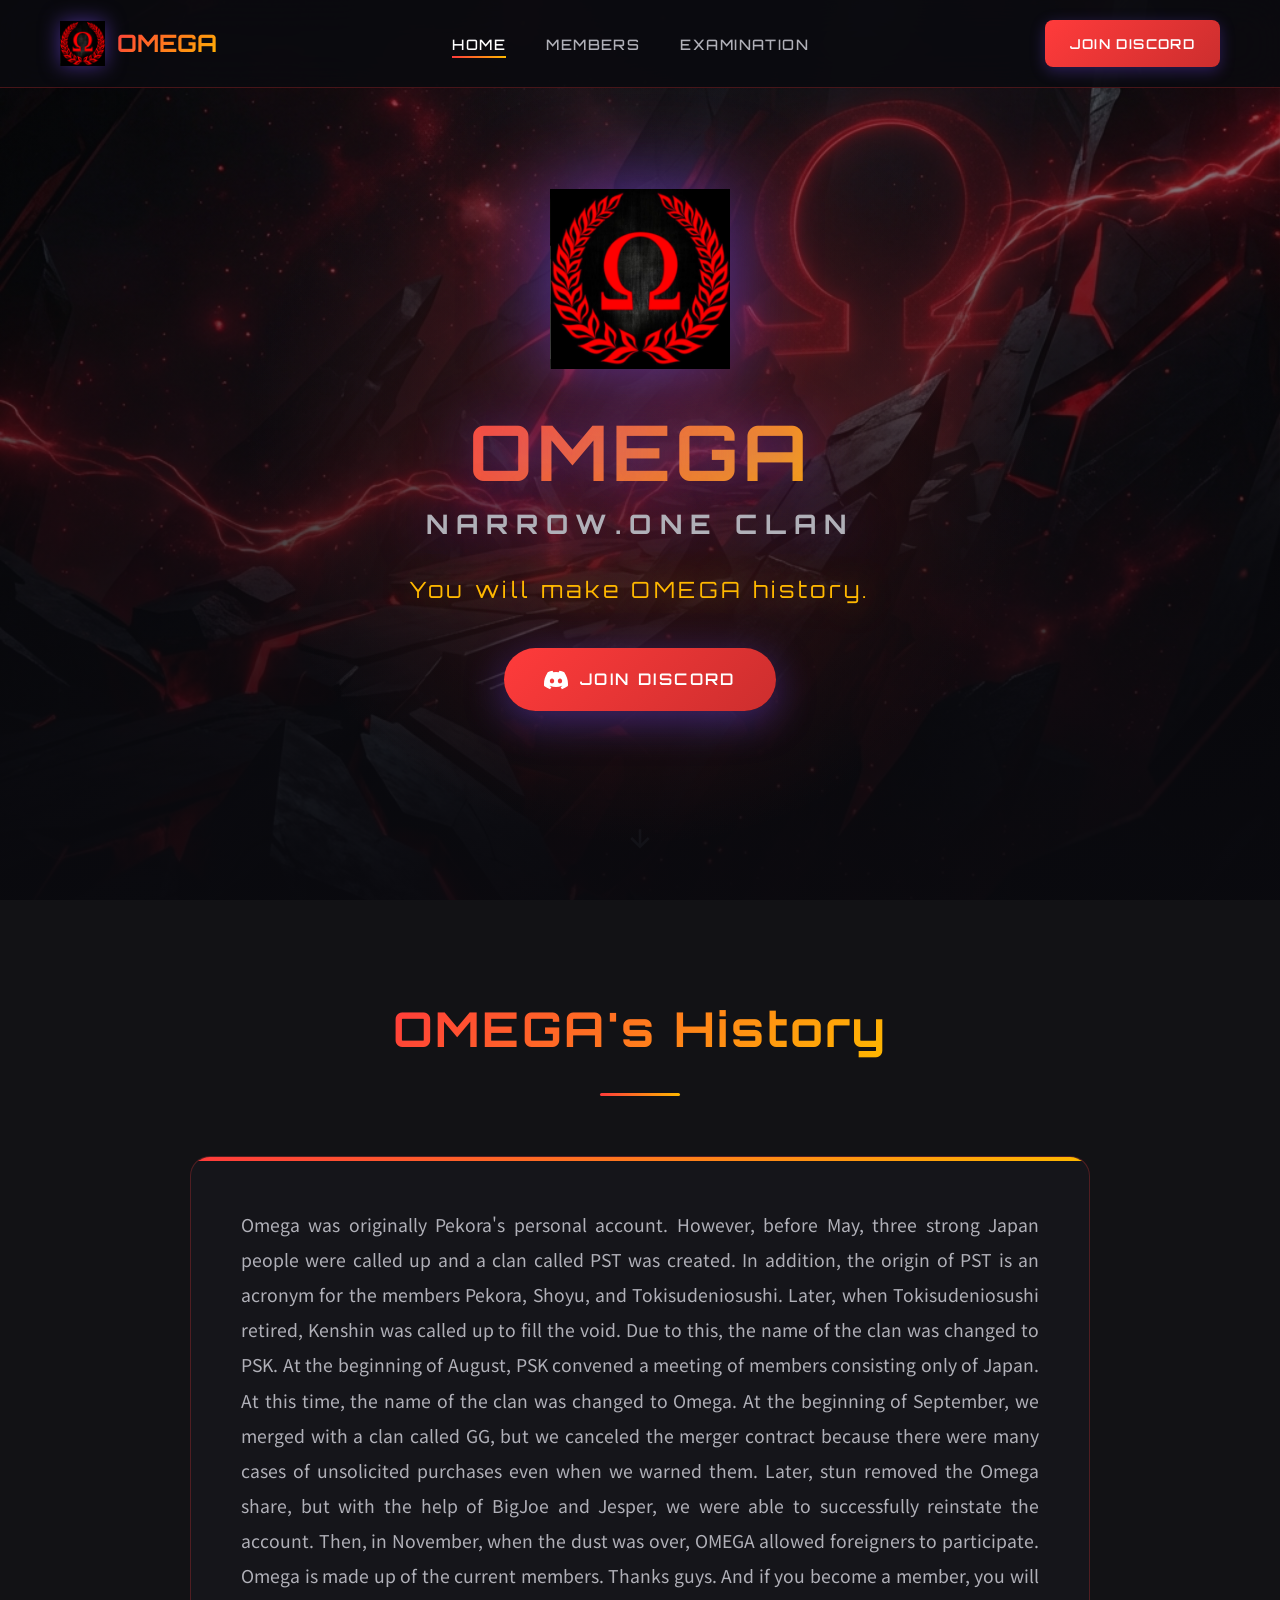
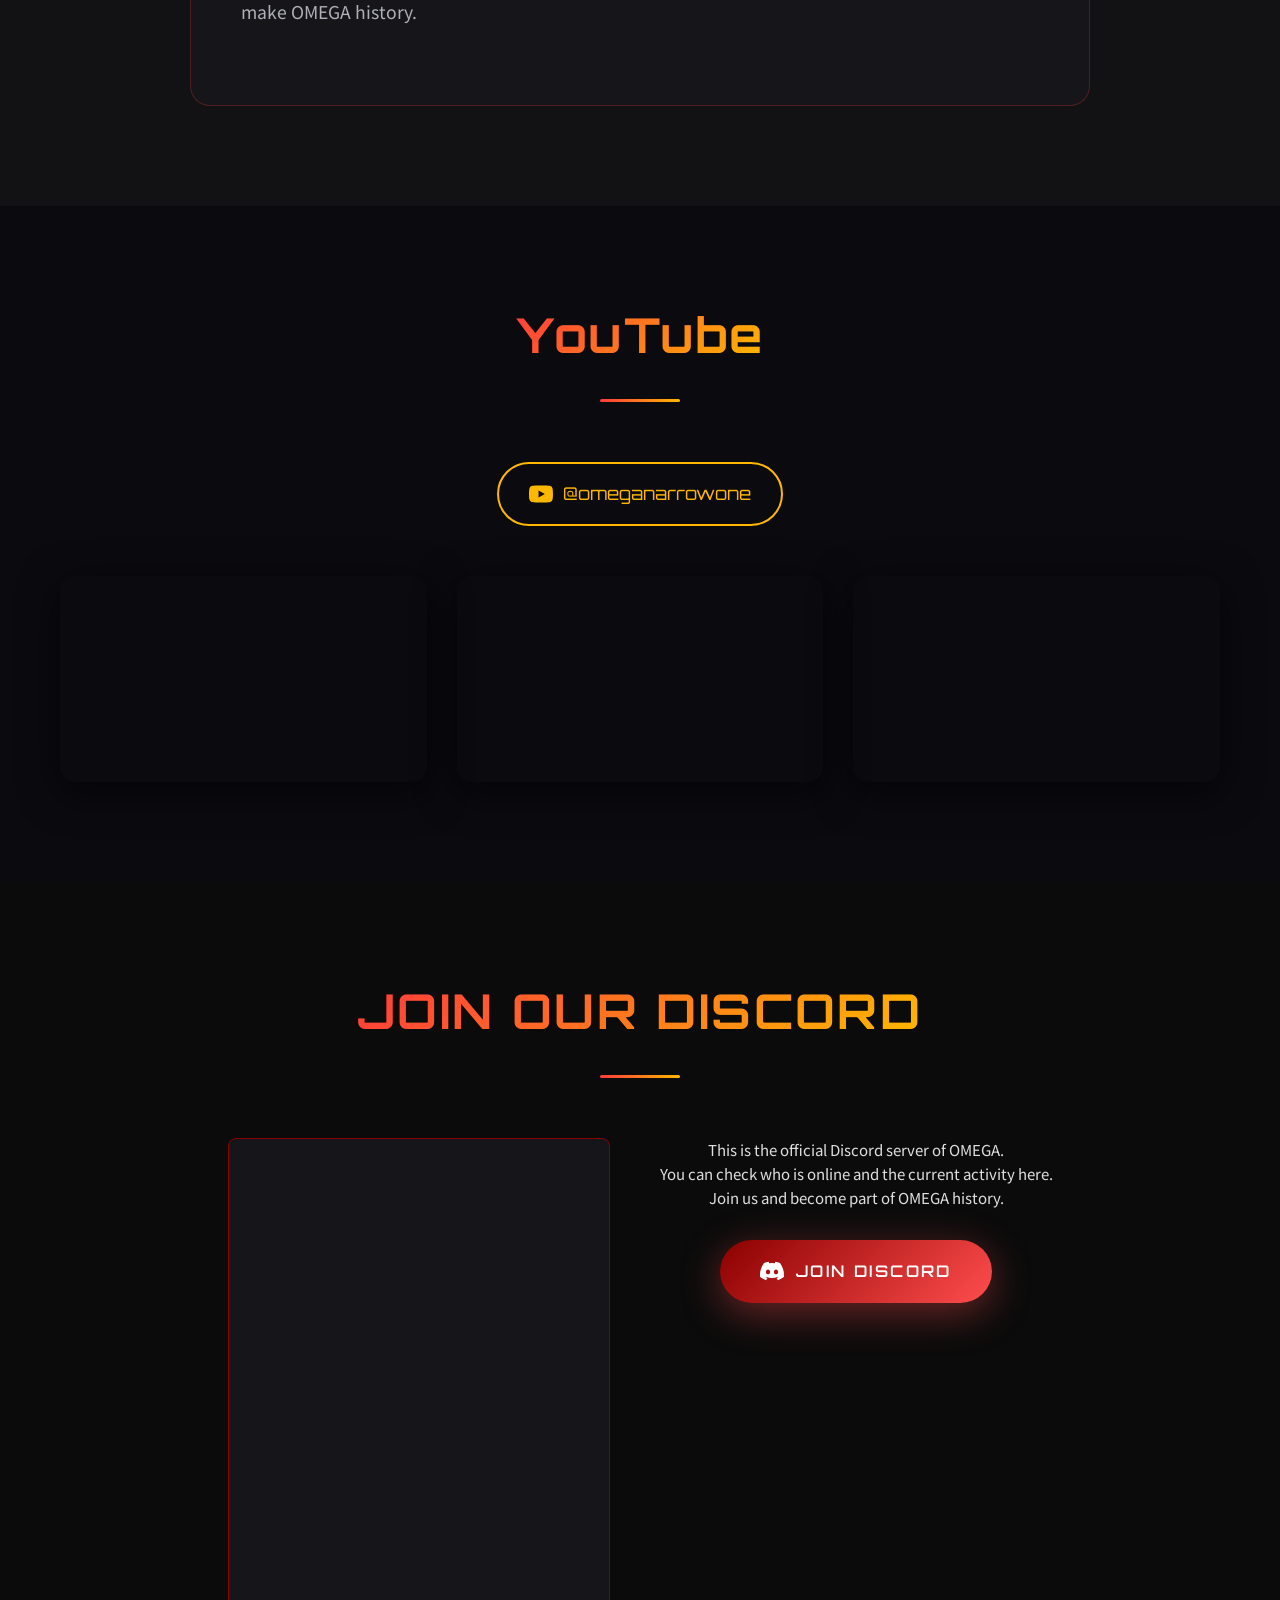
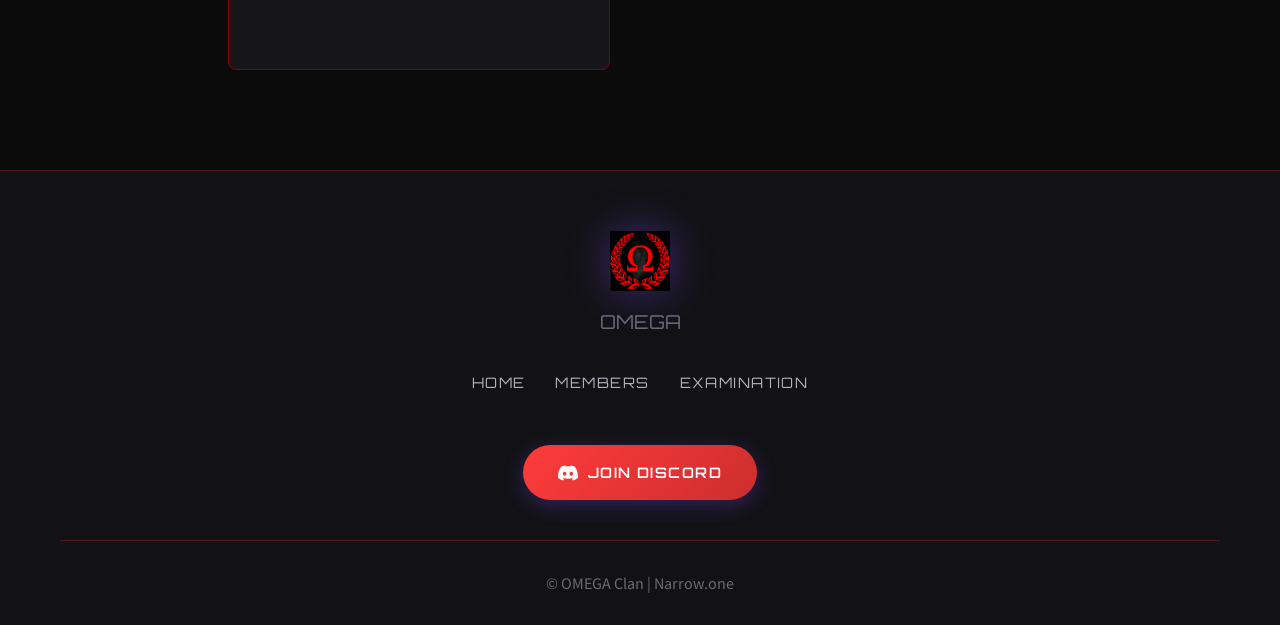
<file: index.html>
<!DOCTYPE html>
<html lang="ja">

<head>
    <meta charset="UTF-8">
    <meta name="viewport" content="width=device-width, initial-scale=1.0">
    <meta name="description" content="Ω (OMEGA) - Narrow.one Official Clan Website. You will make OMEGA history.">
    <title>OMEGA | Narrow.one Clan</title>
    <link rel="stylesheet" href="css/style.css">
    <link rel="icon" href="images/omega-logo.png" type="image/png">
</head>

<body>
    <!-- Navigation -->
    <nav class="navbar">
        <div class="container">
            <a href="index.html" class="nav-logo">
                <img src="images/omega-logo.png" alt="Ω Logo">
                <span>OMEGA</span>
            </a>
            <ul class="nav-links">
                <li><a href="index.html" class="active">Home</a></li>
                <li><a href="members.html">Members</a></li>
                <li><a href="examination.html">Examination</a></li>
            </ul>
            <a href="https://discord.gg/9VqrgYe4v8" class="nav-discord-btn" target="_blank" rel="noopener">
                Join Discord
            </a>
            <div class="nav-toggle" onclick="toggleMenu()">
                <span></span>
                <span></span>
                <span></span>
            </div>
        </div>
    </nav>

    <!-- Hero Section -->
    <section class="hero">
        <div class="hero-content fade-in">
            <img src="images/omega-logo.png" alt="Ω Logo" class="hero-logo">
            <h1>
                <span class="hero-title-main">OMEGA</span>
                <span class="hero-title-sub">NARROW.ONE CLAN</span>
            </h1>
            <p class="hero-tagline">You will make OMEGA history.</p>
            <a href="https://discord.gg/9VqrgYe4v8" class="hero-btn" target="_blank" rel="noopener">
                <svg viewBox="0 0 24 24" fill="currentColor">
                    <path
                        d="M20.317 4.37a19.791 19.791 0 0 0-4.885-1.515.074.074 0 0 0-.079.037c-.21.375-.444.864-.608 1.25a18.27 18.27 0 0 0-5.487 0 12.64 12.64 0 0 0-.617-1.25.077.077 0 0 0-.079-.037A19.736 19.736 0 0 0 3.677 4.37a.07.07 0 0 0-.032.027C.533 9.046-.32 13.58.099 18.057a.082.082 0 0 0 .031.057 19.9 19.9 0 0 0 5.993 3.03.078.078 0 0 0 .084-.028 14.09 14.09 0 0 0 1.226-1.994.076.076 0 0 0-.041-.106 13.107 13.107 0 0 1-1.872-.892.077.077 0 0 1-.008-.128 10.2 10.2 0 0 0 .372-.292.074.074 0 0 1 .077-.01c3.928 1.793 8.18 1.793 12.062 0a.074.074 0 0 1 .078.01c.12.098.246.198.373.292a.077.077 0 0 1-.006.127 12.299 12.299 0 0 1-1.873.892.077.077 0 0 0-.041.107c.36.698.772 1.362 1.225 1.993a.076.076 0 0 0 .084.028 19.839 19.839 0 0 0 6.002-3.03.077.077 0 0 0 .032-.054c.5-5.177-.838-9.674-3.549-13.66a.061.061 0 0 0-.031-.03zM8.02 15.33c-1.183 0-2.157-1.085-2.157-2.419 0-1.333.956-2.419 2.157-2.419 1.21 0 2.176 1.096 2.157 2.42 0 1.333-.956 2.418-2.157 2.418zm7.975 0c-1.183 0-2.157-1.085-2.157-2.419 0-1.333.955-2.419 2.157-2.419 1.21 0 2.176 1.096 2.157 2.42 0 1.333-.946 2.418-2.157 2.418z" />
                </svg>
                Join Discord
            </a>
        </div>
        <div class="scroll-indicator">
            <svg viewBox="0 0 24 24" fill="none" stroke="currentColor" stroke-width="2">
                <path d="M12 5v14M19 12l-7 7-7-7" />
            </svg>
        </div>
    </section>

    <!-- History Section -->
    <section class="history" id="history">
        <div class="container">
            <div class="section-title fade-in">
                <h2>OMEGA's History</h2>
            </div>
            <div class="history-content fade-in">
                <p>Omega was originally Pekora's personal account. However, before May, three strong Japan people were
                    called up and a clan called PST was created. In addition, the origin of PST is an acronym for the
                    members Pekora, Shoyu, and Tokisudeniosushi. Later, when Tokisudeniosushi retired, Kenshin was
                    called up to fill the void. Due to this, the name of the clan was changed to PSK. At the beginning
                    of August, PSK convened a meeting of members consisting only of Japan. At this time, the name of the
                    clan was changed to Omega. At the beginning of September, we merged with a clan called GG, but we
                    canceled the merger contract because there were many cases of unsolicited purchases even when we
                    warned them. Later, stun removed the Omega share, but with the help of BigJoe and Jesper, we were
                    able to successfully reinstate the account. Then, in November, when the dust was over, OMEGA allowed
                    foreigners to participate. Omega is made up of the current members. Thanks guys. And if you become a
                    member, you will make OMEGA history.</p>
            </div>
        </div>
    </section>

    <!-- YouTube Section -->
    <section class="youtube" id="youtube">
        <div class="container">
            <div class="section-title fade-in">
                <h2>YouTube</h2>
            </div>
            <div class="youtube-channel fade-in">
                <a href="https://www.youtube.com/@omeganarrowone" target="_blank" rel="noopener">
                    <svg viewBox="0 0 24 24" fill="currentColor">
                        <path
                            d="M23.498 6.186a3.016 3.016 0 0 0-2.122-2.136C19.505 3.545 12 3.545 12 3.545s-7.505 0-9.377.505A3.017 3.017 0 0 0 .502 6.186C0 8.07 0 12 0 12s0 3.93.502 5.814a3.016 3.016 0 0 0 2.122 2.136c1.871.505 9.376.505 9.376.505s7.505 0 9.377-.505a3.015 3.015 0 0 0 2.122-2.136C24 15.93 24 12 24 12s0-3.93-.502-5.814zM9.545 15.568V8.432L15.818 12l-6.273 3.568z" />
                    </svg>
                    @omeganarrowone
                </a>
            </div>
            <div class="youtube-grid">
                <div class="youtube-video fade-in">
                    <iframe width="560" height="315" src="https://www.youtube.com/embed/EMejQdYEszQ?si=p-vdWUacRYLE44uv"
                        title="YouTube video player" frameborder="0"
                        allow="accelerometer; autoplay; clipboard-write; encrypted-media; gyroscope; picture-in-picture; web-share"
                        referrerpolicy="strict-origin-when-cross-origin" allowfullscreen></iframe>
                </div>
                <div class="youtube-video fade-in">
                    <iframe width="560" height="315" src="https://www.youtube.com/embed/tAT1tbCUU8I?si=8aF0obSUmcEvj71q"
                        title="YouTube video player" frameborder="0"
                        allow="accelerometer; autoplay; clipboard-write; encrypted-media; gyroscope; picture-in-picture; web-share"
                        referrerpolicy="strict-origin-when-cross-origin" allowfullscreen></iframe>
                </div>
                <div class="youtube-video fade-in">
                    <iframe width="560" height="315" src="https://www.youtube.com/embed/RJTIXx6hUvI?si=LD1xYuU3JnFId6F5"
                        title="YouTube video player" frameborder="0"
                        allow="accelerometer; autoplay; clipboard-write; encrypted-media; gyroscope; picture-in-picture; web-share"
                        referrerpolicy="strict-origin-when-cross-origin" allowfullscreen></iframe>
                </div>
            </div>
        </div>
    </section>

    <!-- Discord Section -->
    <section class="discord" id="discord">
        <div class="container">
            <div class="section-title fade-in">
                <h2>JOIN OUR DISCORD</h2>
            </div>
            <div class="discord-content fade-in">
                <div class="discord-widget-container">
                    <iframe src="https://discord.com/widget?id=1284509055150456872&theme=dark" width="350" height="500"
                        allowtransparency="true" frameborder="0"
                        sandbox="allow-popups allow-popups-to-escape-sandbox allow-same-origin allow-scripts"></iframe>
                </div>
                <div class="discord-info">
                    <p class="discord-description">
                        This is the official Discord server of OMEGA.<br>
                        You can check who is online and the current activity here.<br>
                        Join us and become part of OMEGA history.
                    </p>
                    <a href="https://discord.gg/9VqrgYe4v8" class="discord-join-btn" target="_blank" rel="noopener">
                        <svg viewBox="0 0 24 24" fill="currentColor">
                            <path
                                d="M20.317 4.37a19.791 19.791 0 0 0-4.885-1.515.074.074 0 0 0-.079.037c-.21.375-.444.864-.608 1.25a18.27 18.27 0 0 0-5.487 0 12.64 12.64 0 0 0-.617-1.25.077.077 0 0 0-.079-.037A19.736 19.736 0 0 0 3.677 4.37a.07.07 0 0 0-.032.027C.533 9.046-.32 13.58.099 18.057a.082.082 0 0 0 .031.057 19.9 19.9 0 0 0 5.993 3.03.078.078 0 0 0 .084-.028 14.09 14.09 0 0 0 1.226-1.994.076.076 0 0 0-.041-.106 13.107 13.107 0 0 1-1.872-.892.077.077 0 0 1-.008-.128 10.2 10.2 0 0 0 .372-.292.074.074 0 0 1 .077-.01c3.928 1.793 8.18 1.793 12.062 0a.074.074 0 0 1 .078.01c.12.098.246.198.373.292a.077.077 0 0 1-.006.127 12.299 12.299 0 0 1-1.873.892.077.077 0 0 0-.041.107c.36.698.772 1.362 1.225 1.993a.076.076 0 0 0 .084.028 19.839 19.839 0 0 0 6.002-3.03.077.077 0 0 0 .032-.054c.5-5.177-.838-9.674-3.549-13.66a.061.061 0 0 0-.031-.03zM8.02 15.33c-1.183 0-2.157-1.085-2.157-2.419 0-1.333.956-2.419 2.157-2.419 1.21 0 2.176 1.096 2.157 2.42 0 1.333-.956 2.418-2.157 2.418zm7.975 0c-1.183 0-2.157-1.085-2.157-2.419 0-1.333.955-2.419 2.157-2.419 1.21 0 2.176 1.096 2.157 2.42 0 1.333-.946 2.418-2.157 2.418z" />
                        </svg>
                        JOIN DISCORD
                    </a>
                </div>
            </div>
        </div>
    </section>

    <!-- Footer -->
    <footer class="footer">
        <div class="container">
            <div class="footer-content">
                <div class="footer-logo">
                    <img src="images/omega-logo.png" alt="Ω Logo">
                    <span>OMEGA</span>
                </div>
                <ul class="footer-links">
                    <li><a href="index.html">Home</a></li>
                    <li><a href="members.html">Members</a></li>
                    <li><a href="examination.html">Examination</a></li>
                </ul>
                <div class="footer-discord">
                    <a href="https://discord.gg/9VqrgYe4v8" target="_blank" rel="noopener">
                        <svg viewBox="0 0 24 24" fill="currentColor" width="20" height="20">
                            <path
                                d="M20.317 4.37a19.791 19.791 0 0 0-4.885-1.515.074.074 0 0 0-.079.037c-.21.375-.444.864-.608 1.25a18.27 18.27 0 0 0-5.487 0 12.64 12.64 0 0 0-.617-1.25.077.077 0 0 0-.079-.037A19.736 19.736 0 0 0 3.677 4.37a.07.07 0 0 0-.032.027C.533 9.046-.32 13.58.099 18.057a.082.082 0 0 0 .031.057 19.9 19.9 0 0 0 5.993 3.03.078.078 0 0 0 .084-.028 14.09 14.09 0 0 0 1.226-1.994.076.076 0 0 0-.041-.106 13.107 13.107 0 0 1-1.872-.892.077.077 0 0 1-.008-.128 10.2 10.2 0 0 0 .372-.292.074.074 0 0 1 .077-.01c3.928 1.793 8.18 1.793 12.062 0a.074.074 0 0 1 .078.01c.12.098.246.198.373.292a.077.077 0 0 1-.006.127 12.299 12.299 0 0 1-1.873.892.077.077 0 0 0-.041.107c.36.698.772 1.362 1.225 1.993a.076.076 0 0 0 .084.028 19.839 19.839 0 0 0 6.002-3.03.077.077 0 0 0 .032-.054c.5-5.177-.838-9.674-3.549-13.66a.061.061 0 0 0-.031-.03zM8.02 15.33c-1.183 0-2.157-1.085-2.157-2.419 0-1.333.956-2.419 2.157-2.419 1.21 0 2.176 1.096 2.157 2.42 0 1.333-.956 2.418-2.157 2.418zm7.975 0c-1.183 0-2.157-1.085-2.157-2.419 0-1.333.955-2.419 2.157-2.419 1.21 0 2.176 1.096 2.157 2.42 0 1.333-.946 2.418-2.157 2.418z" />
                        </svg>
                        Join Discord
                    </a>
                </div>
            </div>
            <div class="footer-copyright">
                © OMEGA Clan | Narrow.one
            </div>
        </div>
    </footer>

    <script src="js/main.js"></script>
</body>

</html>
</file>
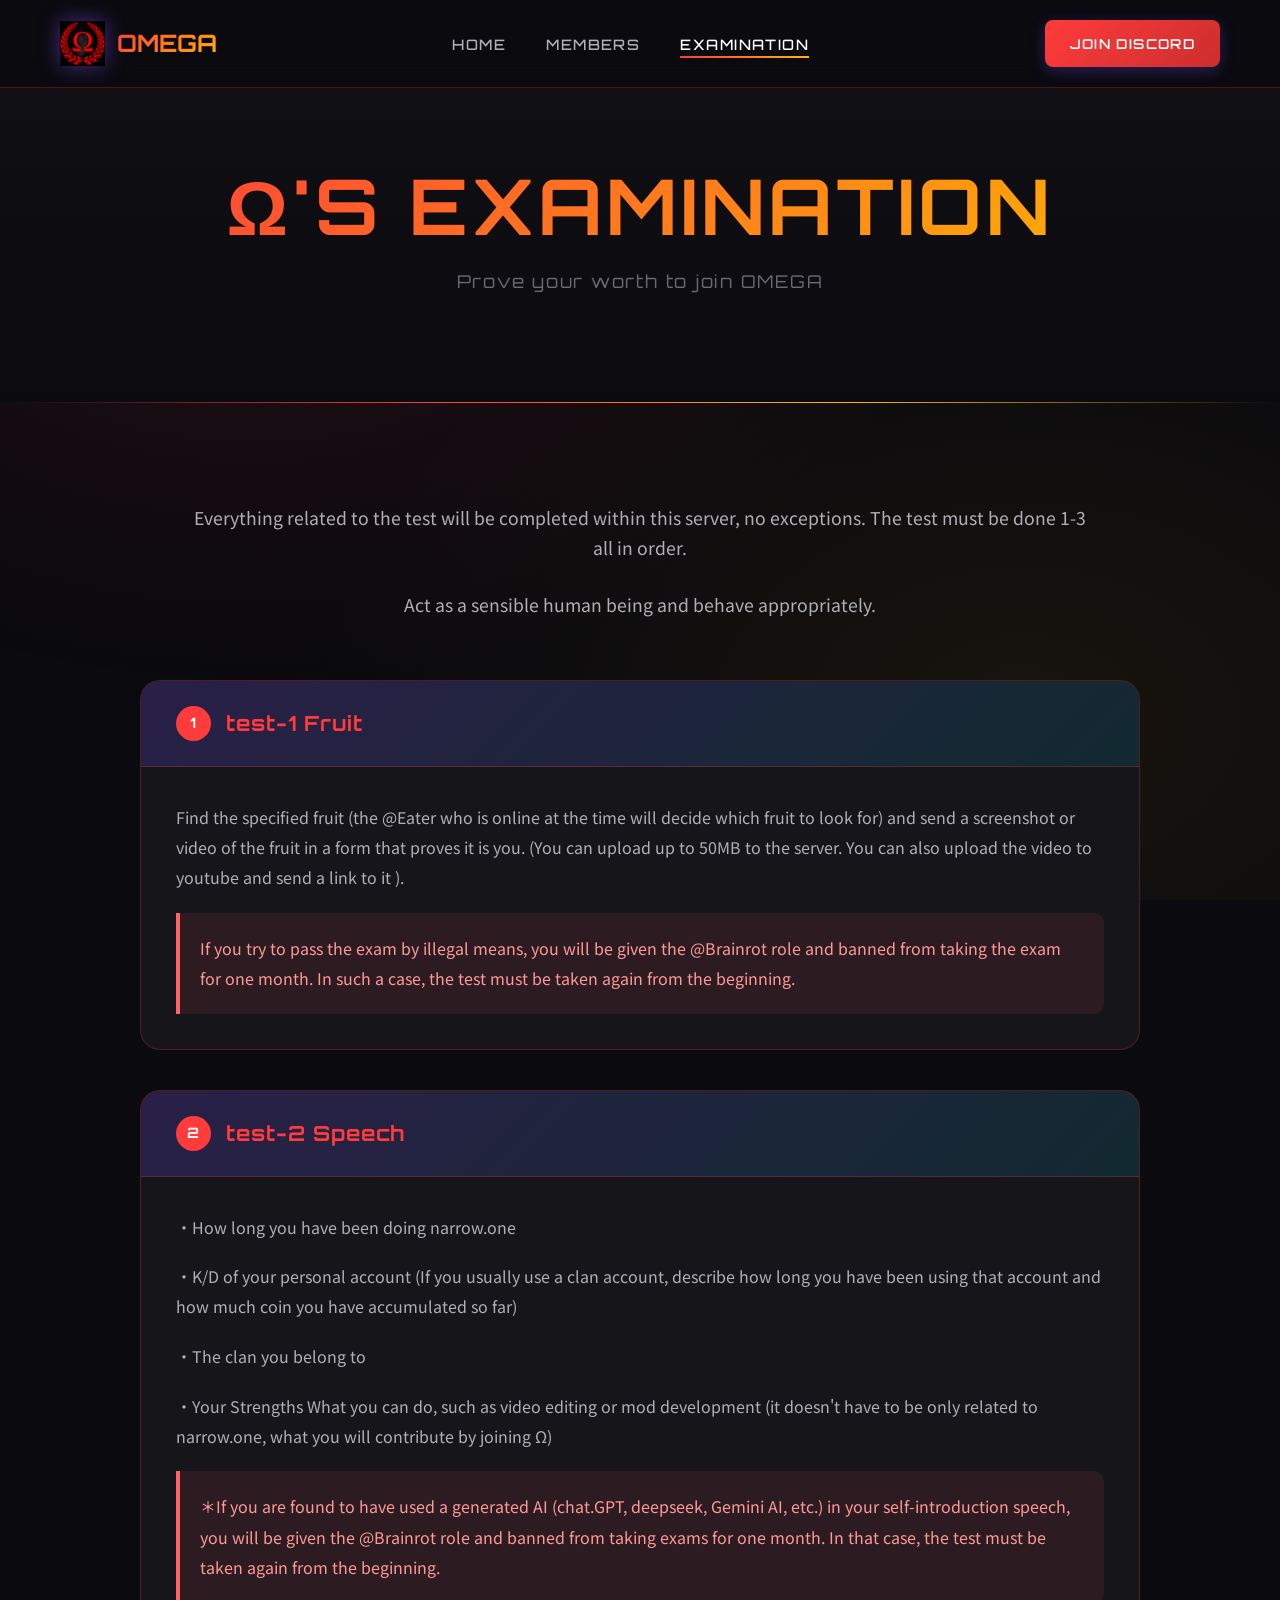
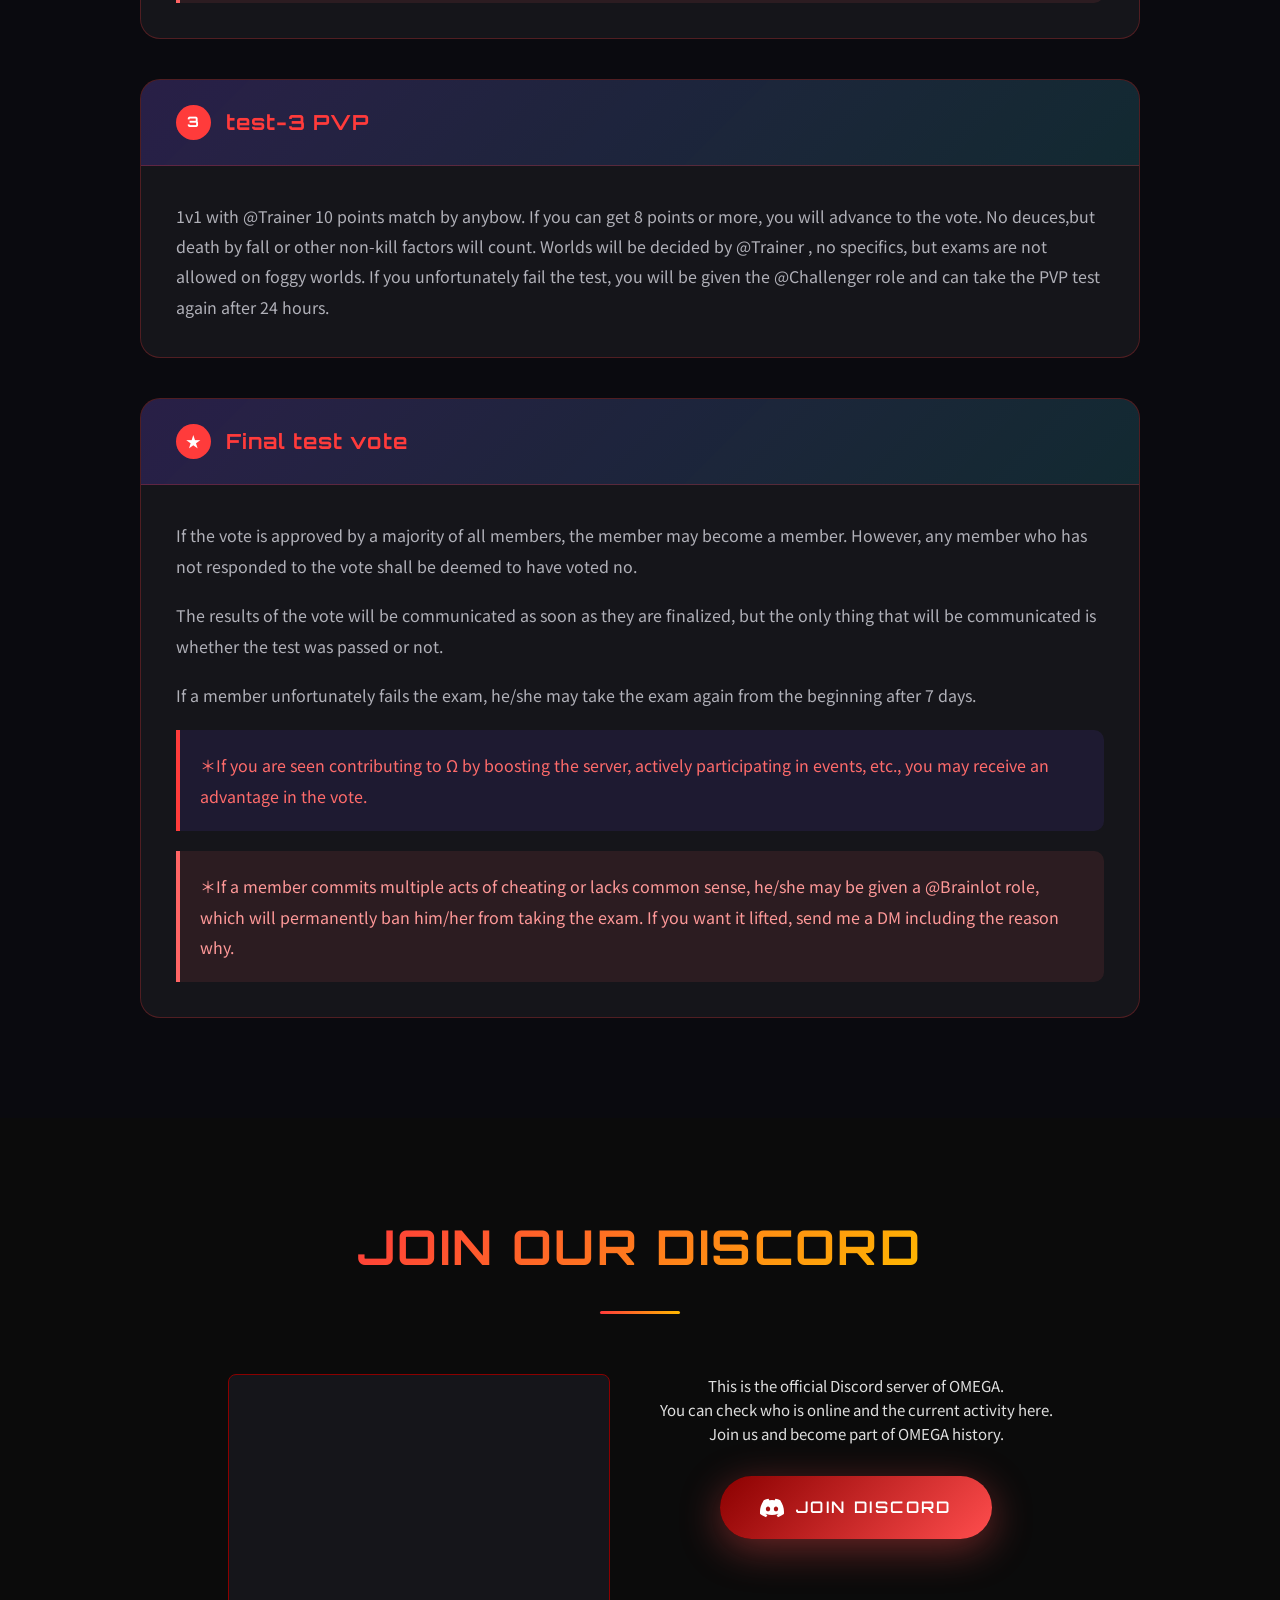
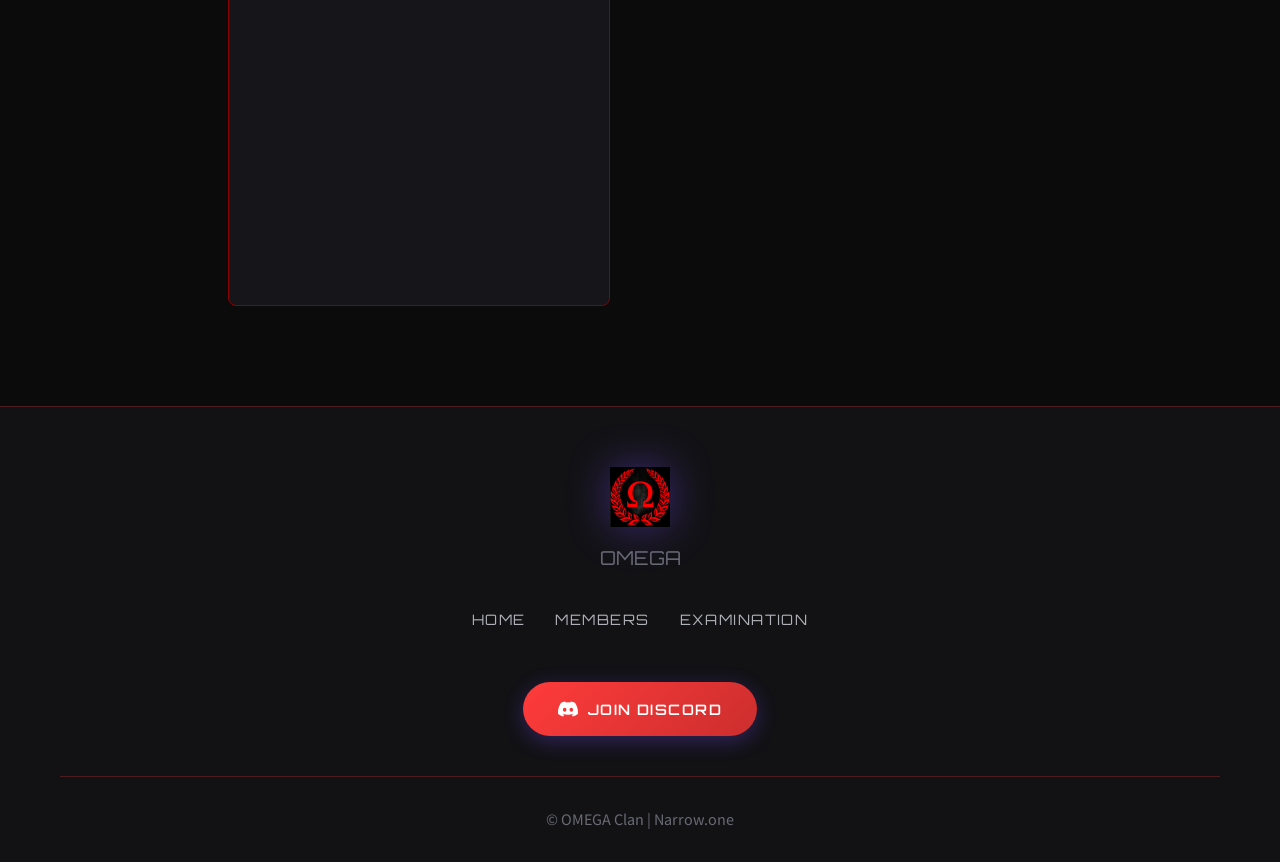
<file: examination.html>
<!DOCTYPE html>
<html lang="ja">

<head>
    <meta charset="UTF-8">
    <meta name="viewport" content="width=device-width, initial-scale=1.0">
    <meta name="description" content="Ω (OMEGA) Clan Examination - Join our clan through our transparent test process">
    <title>Examination | OMEGA Clan</title>
    <link rel="stylesheet" href="css/style.css">
    <link rel="icon" href="images/omega-logo.png" type="image/png">
</head>

<body>
    <!-- Navigation -->
    <nav class="navbar">
        <div class="container">
            <a href="index.html" class="nav-logo">
                <img src="images/omega-logo.png" alt="Ω Logo">
                <span>OMEGA</span>
            </a>
            <ul class="nav-links">
                <li><a href="index.html">Home</a></li>
                <li><a href="members.html">Members</a></li>
                <li><a href="examination.html" class="active">Examination</a></li>
            </ul>
            <a href="https://discord.gg/9VqrgYe4v8" class="nav-discord-btn" target="_blank" rel="noopener">
                Join Discord
            </a>
            <div class="nav-toggle" onclick="toggleMenu()">
                <span></span>
                <span></span>
                <span></span>
            </div>
        </div>
    </nav>

    <!-- Page Header -->
    <header class="page-header">
        <div class="container">
            <h1 class="fade-in">Ω's Examination</h1>
            <p class="fade-in">Prove your worth to join OMEGA</p>
        </div>
    </header>

    <!-- Examination Section -->
    <section class="examination">
        <div class="container">
            <!-- Introduction -->
            <div class="exam-intro fade-in">
                <p>Everything related to the test will be completed within this server, no exceptions. The test must be
                    done 1-3 all in order.</p>
                <p>Act as a sensible human being and behave appropriately.</p>
            </div>

            <!-- Test Cards -->
            <div class="exam-tests">
                <!-- Test 1: Fruit -->
                <div class="exam-card fade-in">
                    <div class="exam-card-header">
                        <h3>
                            <span class="exam-number">1</span>
                            test-1 Fruit
                        </h3>
                    </div>
                    <div class="exam-card-body">
                        <p>Find the specified fruit (the @Eater who is online at the time will decide which fruit to
                            look for) and send a screenshot or video of the fruit in a form that proves it is you. (You
                            can upload up to 50MB to the server. You can also upload the video to youtube and send a
                            link to it ).</p>
                        <div class="exam-warning">
                            <p>If you try to pass the exam by illegal means, you will be given the @Brainrot role and
                                banned from taking the exam for one month. In such a case, the test must be taken again
                                from the beginning.</p>
                        </div>
                    </div>
                </div>

                <!-- Test 2: Speech -->
                <div class="exam-card fade-in">
                    <div class="exam-card-header">
                        <h3>
                            <span class="exam-number">2</span>
                            test-2 Speech
                        </h3>
                    </div>
                    <div class="exam-card-body">
                        <p>・How long you have been doing narrow.one</p>
                        <p>・K/D of your personal account (If you usually use a clan account, describe how long you have
                            been using that account and how much coin you have accumulated so far)</p>
                        <p>・The clan you belong to</p>
                        <p>・Your Strengths What you can do, such as video editing or mod development (it doesn't have to
                            be only related to narrow.one, what you will contribute by joining Ω)</p>
                        <div class="exam-warning">
                            <p>＊If you are found to have used a generated AI (chat.GPT, deepseek, Gemini AI, etc.) in
                                your self-introduction speech, you will be given the @Brainrot role and banned from
                                taking exams for one month. In that case, the test must be taken again from the
                                beginning.</p>
                        </div>
                    </div>
                </div>

                <!-- Test 3: PVP -->
                <div class="exam-card fade-in">
                    <div class="exam-card-header">
                        <h3>
                            <span class="exam-number">3</span>
                            test-3 PVP
                        </h3>
                    </div>
                    <div class="exam-card-body">
                        <p>1v1 with @Trainer 10 points match by anybow. If you can get 8 points or more, you will
                            advance to the vote. No deuces,but death by fall or other non-kill factors will count.
                            Worlds will be decided by @Trainer , no specifics, but exams are not allowed on foggy
                            worlds. If you unfortunately fail the test, you will be given the @Challenger role and can
                            take the PVP test again after 24 hours.</p>
                    </div>
                </div>

                <!-- Final Test: Vote -->
                <div class="exam-card fade-in">
                    <div class="exam-card-header">
                        <h3>
                            <span class="exam-number">★</span>
                            Final test vote
                        </h3>
                    </div>
                    <div class="exam-card-body">
                        <p>If the vote is approved by a majority of all members, the member may become a member.
                            However, any member who has not responded to the vote shall be deemed to have voted no.</p>
                        <p>The results of the vote will be communicated as soon as they are finalized, but the only
                            thing that will be communicated is whether the test was passed or not.</p>
                        <p>If a member unfortunately fails the exam, he/she may take the exam again from the beginning
                            after 7 days.</p>
                        <div class="exam-note">
                            <p>＊If you are seen contributing to Ω by boosting the server, actively participating in
                                events, etc., you may receive an advantage in the vote.</p>
                        </div>
                        <div class="exam-warning">
                            <p>＊If a member commits multiple acts of cheating or lacks common sense, he/she may be given
                                a @Brainlot role, which will permanently ban him/her from taking the exam. If you want
                                it lifted, send me a DM including the reason why.</p>
                        </div>
                    </div>
                </div>
            </div>
        </div>
    </section>

    <!-- Discord Section -->
    <section class="discord" id="discord">
        <div class="container">
            <div class="section-title fade-in">
                <h2>JOIN OUR DISCORD</h2>
            </div>
            <div class="discord-content fade-in">
                <div class="discord-widget-container">
                    <iframe src="https://discord.com/widget?id=1284509055150456872&theme=dark" width="350" height="500"
                        allowtransparency="true" frameborder="0"
                        sandbox="allow-popups allow-popups-to-escape-sandbox allow-same-origin allow-scripts"></iframe>
                </div>
                <div class="discord-info">
                    <p class="discord-description">
                        This is the official Discord server of OMEGA.<br>
                        You can check who is online and the current activity here.<br>
                        Join us and become part of OMEGA history.
                    </p>
                    <a href="https://discord.gg/9VqrgYe4v8" class="discord-join-btn" target="_blank" rel="noopener">
                        <svg viewBox="0 0 24 24" fill="currentColor">
                            <path
                                d="M20.317 4.37a19.791 19.791 0 0 0-4.885-1.515.074.074 0 0 0-.079.037c-.21.375-.444.864-.608 1.25a18.27 18.27 0 0 0-5.487 0 12.64 12.64 0 0 0-.617-1.25.077.077 0 0 0-.079-.037A19.736 19.736 0 0 0 3.677 4.37a.07.07 0 0 0-.032.027C.533 9.046-.32 13.58.099 18.057a.082.082 0 0 0 .031.057 19.9 19.9 0 0 0 5.993 3.03.078.078 0 0 0 .084-.028 14.09 14.09 0 0 0 1.226-1.994.076.076 0 0 0-.041-.106 13.107 13.107 0 0 1-1.872-.892.077.077 0 0 1-.008-.128 10.2 10.2 0 0 0 .372-.292.074.074 0 0 1 .077-.01c3.928 1.793 8.18 1.793 12.062 0a.074.074 0 0 1 .078.01c.12.098.246.198.373.292a.077.077 0 0 1-.006.127 12.299 12.299 0 0 1-1.873.892.077.077 0 0 0-.041.107c.36.698.772 1.362 1.225 1.993a.076.076 0 0 0 .084.028 19.839 19.839 0 0 0 6.002-3.03.077.077 0 0 0 .032-.054c.5-5.177-.838-9.674-3.549-13.66a.061.061 0 0 0-.031-.03zM8.02 15.33c-1.183 0-2.157-1.085-2.157-2.419 0-1.333.956-2.419 2.157-2.419 1.21 0 2.176 1.096 2.157 2.42 0 1.333-.956 2.418-2.157 2.418zm7.975 0c-1.183 0-2.157-1.085-2.157-2.419 0-1.333.955-2.419 2.157-2.419 1.21 0 2.176 1.096 2.157 2.42 0 1.333-.946 2.418-2.157 2.418z" />
                        </svg>
                        JOIN DISCORD
                    </a>
                </div>
            </div>
        </div>
    </section>

    <!-- Footer -->
    <footer class="footer">
        <div class="container">
            <div class="footer-content">
                <div class="footer-logo">
                    <img src="images/omega-logo.png" alt="Ω Logo">
                    <span>OMEGA</span>
                </div>
                <ul class="footer-links">
                    <li><a href="index.html">Home</a></li>
                    <li><a href="members.html">Members</a></li>
                    <li><a href="examination.html">Examination</a></li>
                </ul>
                <div class="footer-discord">
                    <a href="https://discord.gg/9VqrgYe4v8" target="_blank" rel="noopener">
                        <svg viewBox="0 0 24 24" fill="currentColor" width="20" height="20">
                            <path
                                d="M20.317 4.37a19.791 19.791 0 0 0-4.885-1.515.074.074 0 0 0-.079.037c-.21.375-.444.864-.608 1.25a18.27 18.27 0 0 0-5.487 0 12.64 12.64 0 0 0-.617-1.25.077.077 0 0 0-.079-.037A19.736 19.736 0 0 0 3.677 4.37a.07.07 0 0 0-.032.027C.533 9.046-.32 13.58.099 18.057a.082.082 0 0 0 .031.057 19.9 19.9 0 0 0 5.993 3.03.078.078 0 0 0 .084-.028 14.09 14.09 0 0 0 1.226-1.994.076.076 0 0 0-.041-.106 13.107 13.107 0 0 1-1.872-.892.077.077 0 0 1-.008-.128 10.2 10.2 0 0 0 .372-.292.074.074 0 0 1 .077-.01c3.928 1.793 8.18 1.793 12.062 0a.074.074 0 0 1 .078.01c.12.098.246.198.373.292a.077.077 0 0 1-.006.127 12.299 12.299 0 0 1-1.873.892.077.077 0 0 0-.041.107c.36.698.772 1.362 1.225 1.993a.076.076 0 0 0 .084.028 19.839 19.839 0 0 0 6.002-3.03.077.077 0 0 0 .032-.054c.5-5.177-.838-9.674-3.549-13.66a.061.061 0 0 0-.031-.03zM8.02 15.33c-1.183 0-2.157-1.085-2.157-2.419 0-1.333.956-2.419 2.157-2.419 1.21 0 2.176 1.096 2.157 2.42 0 1.333-.956 2.418-2.157 2.418zm7.975 0c-1.183 0-2.157-1.085-2.157-2.419 0-1.333.955-2.419 2.157-2.419 1.21 0 2.176 1.096 2.157 2.42 0 1.333-.946 2.418-2.157 2.418z" />
                        </svg>
                        Join Discord
                    </a>
                </div>
            </div>
            <div class="footer-copyright">
                © OMEGA Clan | Narrow.one
            </div>
        </div>
    </footer>

    <script src="js/main.js"></script>
</body>

</html>
</file>
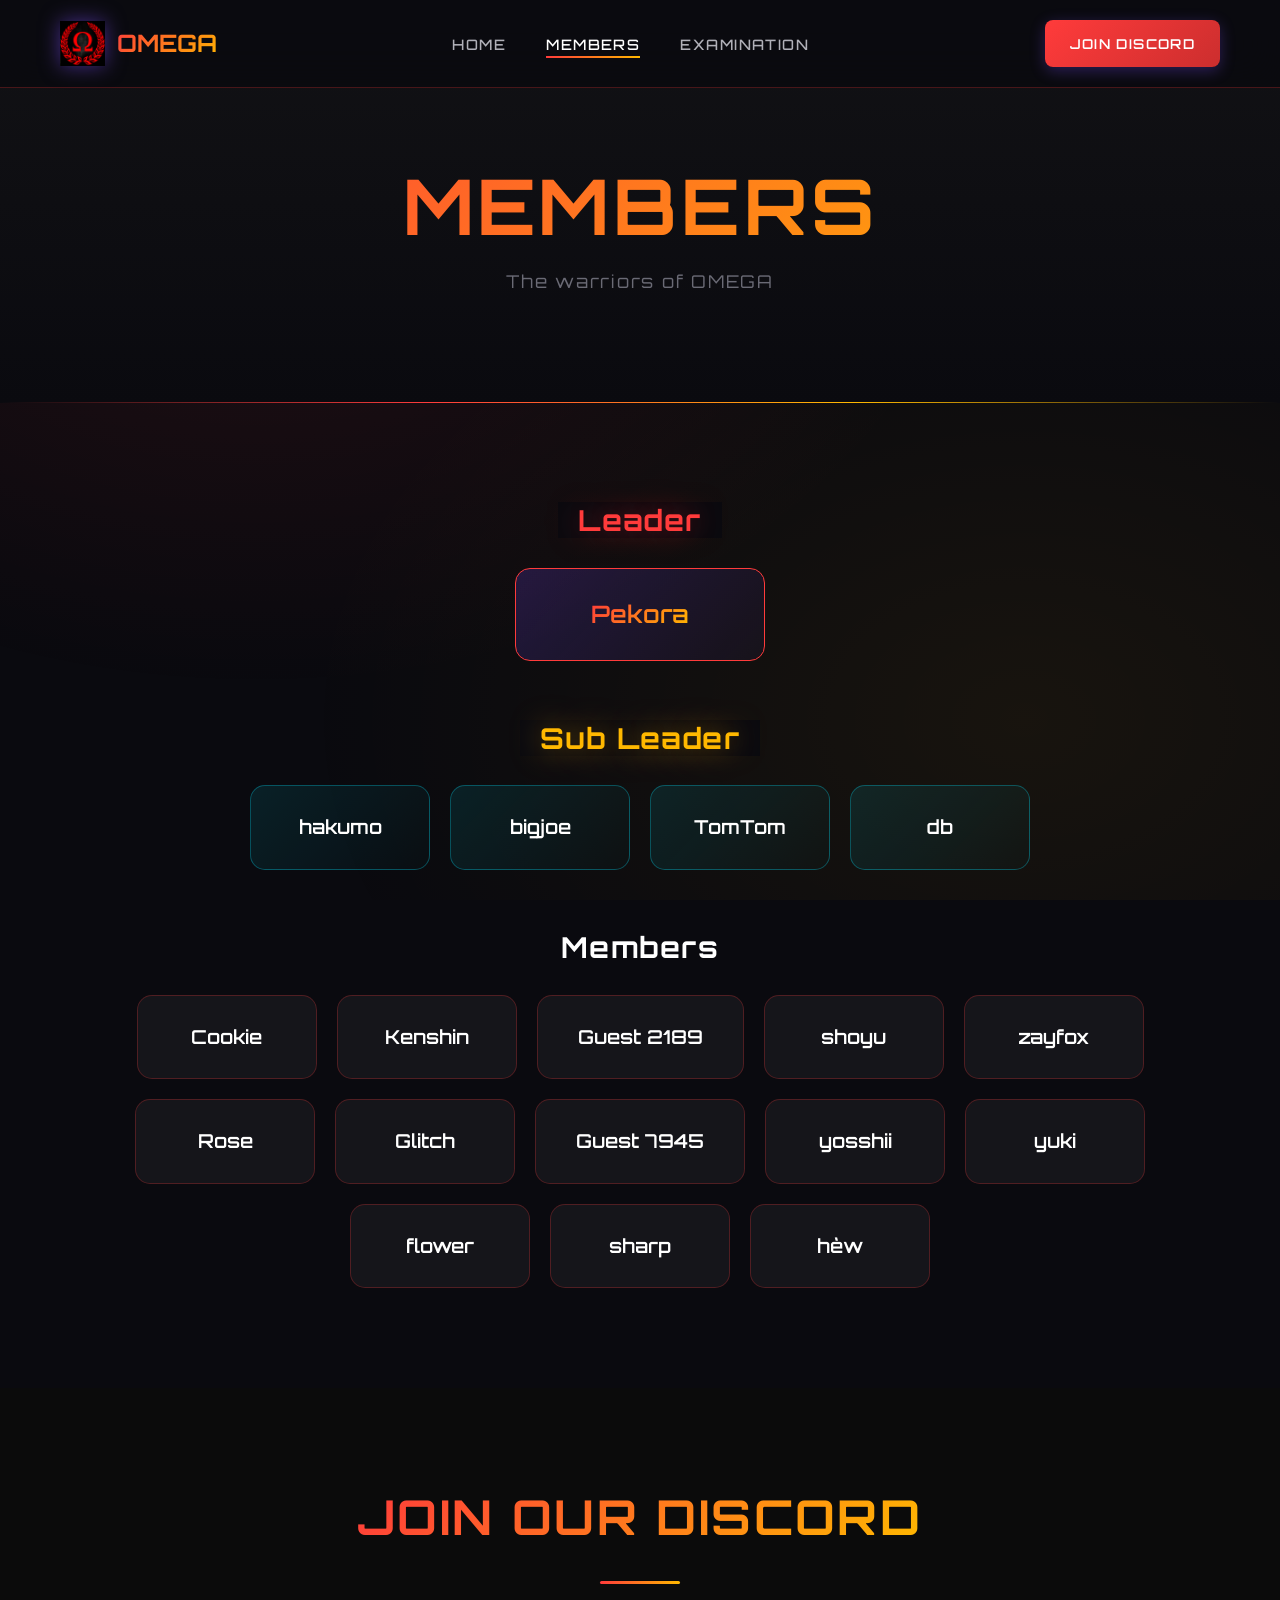
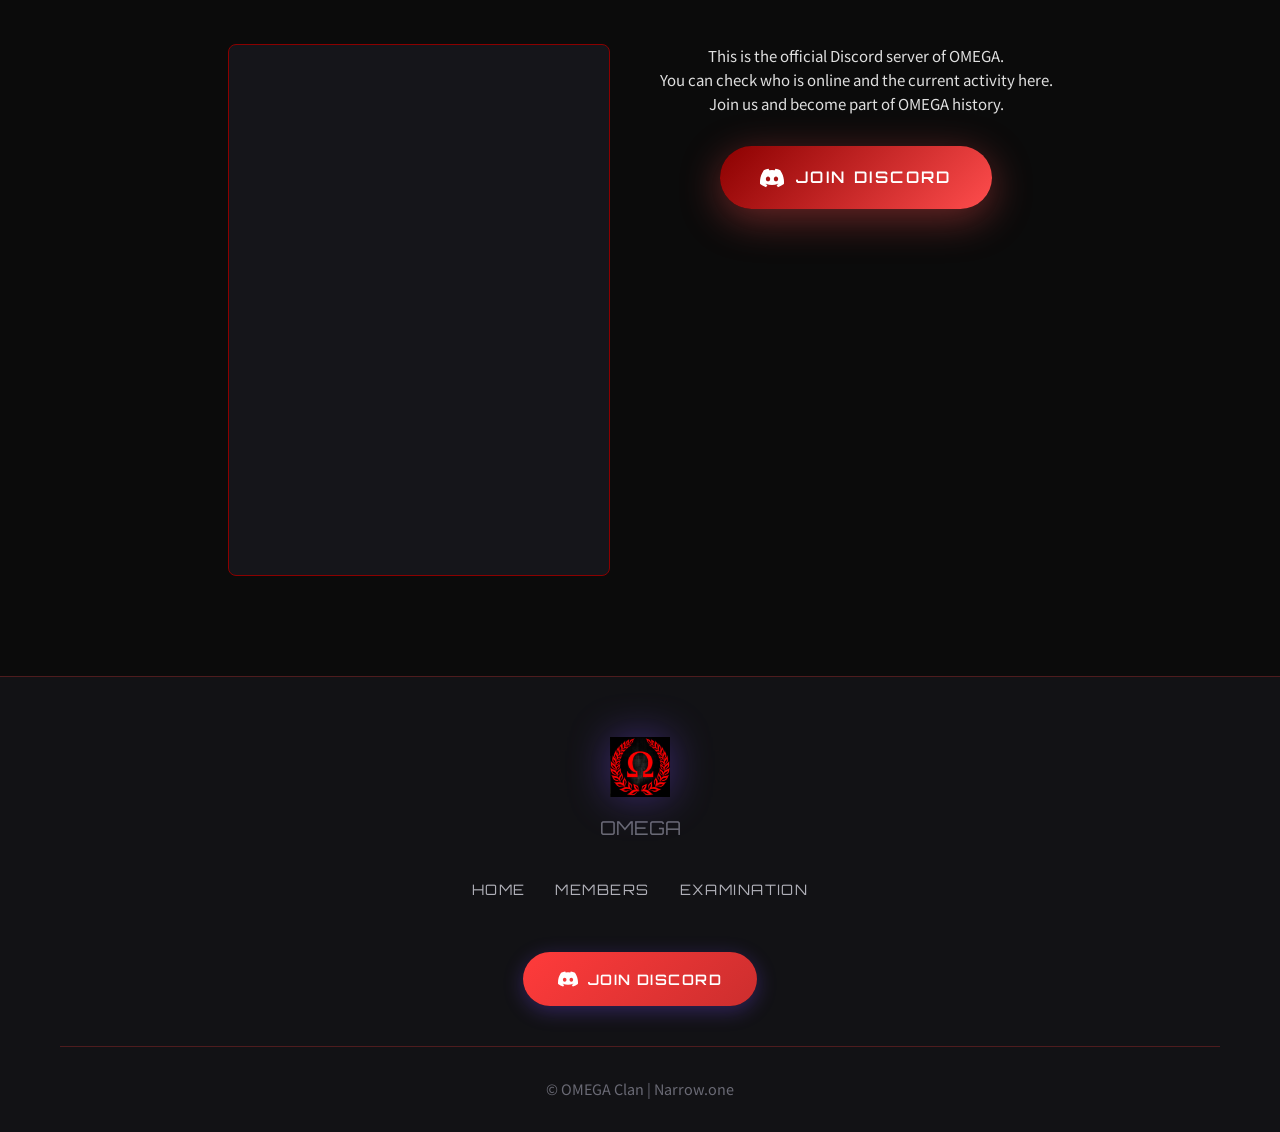
<file: members.html>
<!DOCTYPE html>
<html lang="ja">

<head>
    <meta charset="UTF-8">
    <meta name="viewport" content="width=device-width, initial-scale=1.0">
    <meta name="description" content="Ω (OMEGA) Clan Members - Narrow.one">
    <title>Members | OMEGA Clan</title>
    <link rel="stylesheet" href="css/style.css">
    <link rel="icon" href="images/omega-logo.png" type="image/png">
</head>

<body>
    <!-- Navigation -->
    <nav class="navbar">
        <div class="container">
            <a href="index.html" class="nav-logo">
                <img src="images/omega-logo.png" alt="Ω Logo">
                <span>OMEGA</span>
            </a>
            <ul class="nav-links">
                <li><a href="index.html">Home</a></li>
                <li><a href="members.html" class="active">Members</a></li>
                <li><a href="examination.html">Examination</a></li>
            </ul>
            <a href="https://discord.gg/9VqrgYe4v8" class="nav-discord-btn" target="_blank" rel="noopener">
                Join Discord
            </a>
            <div class="nav-toggle" onclick="toggleMenu()">
                <span></span>
                <span></span>
                <span></span>
            </div>
        </div>
    </nav>

    <!-- Page Header -->
    <header class="page-header">
        <div class="container">
            <h1 class="fade-in">Members</h1>
            <p class="fade-in">The warriors of OMEGA</p>
        </div>
    </header>

    <!-- Members Section -->
    <section class="members">
        <div class="container">
            <!-- Leader -->
            <div class="members-group leader fade-in">
                <h3><span>Leader</span></h3>
                <div class="members-grid">
                    <div class="member-card leader">
                        <span class="member-name">Pekora</span>
                    </div>
                </div>
            </div>

            <!-- Sub Leaders -->
            <div class="members-group sub-leader fade-in">
                <h3><span>Sub Leader</span></h3>
                <div class="members-grid">
                    <div class="member-card sub-leader">
                        <span class="member-name">hakumo</span>
                    </div>
                    <div class="member-card sub-leader">
                        <span class="member-name">bigjoe</span>
                    </div>
                    <div class="member-card sub-leader">
                        <span class="member-name">TomTom</span>
                    </div>
                    <div class="member-card sub-leader">
                        <span class="member-name">db</span>
                    </div>
                </div>
            </div>

            <!-- Members -->
            <div class="members-group fade-in">
                <h3><span>Members</span></h3>
                <div class="members-grid">
                    <div class="member-card">
                        <span class="member-name">Cookie</span>
                    </div>
                    <div class="member-card">
                        <span class="member-name">Kenshin</span>
                    </div>
                    <div class="member-card">
                        <span class="member-name">Guest 2189</span>
                    </div>
                    <div class="member-card">
                        <span class="member-name">shoyu</span>
                    </div>
                    <div class="member-card">
                        <span class="member-name">zayfox</span>
                    </div>
                    <div class="member-card">
                        <span class="member-name">Rose</span>
                    </div>
                    <div class="member-card">
                        <span class="member-name">Glitch</span>
                    </div>
                    <div class="member-card">
                        <span class="member-name">Guest 7945</span>
                    </div>
                    <div class="member-card">
                        <span class="member-name">yosshii</span>
                    </div>
                    <div class="member-card">
                        <span class="member-name">yuki</span>
                    </div>
                    <div class="member-card">
                        <span class="member-name">flower</span>
                    </div>
                    <div class="member-card">
                        <span class="member-name">sharp</span>
                    </div>
                    <div class="member-card">
                        <span class="member-name">hèw</span>
                    </div>
                </div>
            </div>
        </div>
    </section>

    <!-- Discord Section -->
    <section class="discord" id="discord">
        <div class="container">
            <div class="section-title fade-in">
                <h2>JOIN OUR DISCORD</h2>
            </div>
            <div class="discord-content fade-in">
                <div class="discord-widget-container">
                    <iframe src="https://discord.com/widget?id=1284509055150456872&theme=dark" width="350" height="500"
                        allowtransparency="true" frameborder="0"
                        sandbox="allow-popups allow-popups-to-escape-sandbox allow-same-origin allow-scripts"></iframe>
                </div>
                <div class="discord-info">
                    <p class="discord-description">
                        This is the official Discord server of OMEGA.<br>
                        You can check who is online and the current activity here.<br>
                        Join us and become part of OMEGA history.
                    </p>
                    <a href="https://discord.gg/9VqrgYe4v8" class="discord-join-btn" target="_blank" rel="noopener">
                        <svg viewBox="0 0 24 24" fill="currentColor">
                            <path
                                d="M20.317 4.37a19.791 19.791 0 0 0-4.885-1.515.074.074 0 0 0-.079.037c-.21.375-.444.864-.608 1.25a18.27 18.27 0 0 0-5.487 0 12.64 12.64 0 0 0-.617-1.25.077.077 0 0 0-.079-.037A19.736 19.736 0 0 0 3.677 4.37a.07.07 0 0 0-.032.027C.533 9.046-.32 13.58.099 18.057a.082.082 0 0 0 .031.057 19.9 19.9 0 0 0 5.993 3.03.078.078 0 0 0 .084-.028 14.09 14.09 0 0 0 1.226-1.994.076.076 0 0 0-.041-.106 13.107 13.107 0 0 1-1.872-.892.077.077 0 0 1-.008-.128 10.2 10.2 0 0 0 .372-.292.074.074 0 0 1 .077-.01c3.928 1.793 8.18 1.793 12.062 0a.074.074 0 0 1 .078.01c.12.098.246.198.373.292a.077.077 0 0 1-.006.127 12.299 12.299 0 0 1-1.873.892.077.077 0 0 0-.041.107c.36.698.772 1.362 1.225 1.993a.076.076 0 0 0 .084.028 19.839 19.839 0 0 0 6.002-3.03.077.077 0 0 0 .032-.054c.5-5.177-.838-9.674-3.549-13.66a.061.061 0 0 0-.031-.03zM8.02 15.33c-1.183 0-2.157-1.085-2.157-2.419 0-1.333.956-2.419 2.157-2.419 1.21 0 2.176 1.096 2.157 2.42 0 1.333-.956 2.418-2.157 2.418zm7.975 0c-1.183 0-2.157-1.085-2.157-2.419 0-1.333.955-2.419 2.157-2.419 1.21 0 2.176 1.096 2.157 2.42 0 1.333-.946 2.418-2.157 2.418z" />
                        </svg>
                        JOIN DISCORD
                    </a>
                </div>
            </div>
        </div>
    </section>

    <!-- Footer -->
    <footer class="footer">
        <div class="container">
            <div class="footer-content">
                <div class="footer-logo">
                    <img src="images/omega-logo.png" alt="Ω Logo">
                    <span>OMEGA</span>
                </div>
                <ul class="footer-links">
                    <li><a href="index.html">Home</a></li>
                    <li><a href="members.html">Members</a></li>
                    <li><a href="examination.html">Examination</a></li>
                </ul>
                <div class="footer-discord">
                    <a href="https://discord.gg/9VqrgYe4v8" target="_blank" rel="noopener">
                        <svg viewBox="0 0 24 24" fill="currentColor" width="20" height="20">
                            <path
                                d="M20.317 4.37a19.791 19.791 0 0 0-4.885-1.515.074.074 0 0 0-.079.037c-.21.375-.444.864-.608 1.25a18.27 18.27 0 0 0-5.487 0 12.64 12.64 0 0 0-.617-1.25.077.077 0 0 0-.079-.037A19.736 19.736 0 0 0 3.677 4.37a.07.07 0 0 0-.032.027C.533 9.046-.32 13.58.099 18.057a.082.082 0 0 0 .031.057 19.9 19.9 0 0 0 5.993 3.03.078.078 0 0 0 .084-.028 14.09 14.09 0 0 0 1.226-1.994.076.076 0 0 0-.041-.106 13.107 13.107 0 0 1-1.872-.892.077.077 0 0 1-.008-.128 10.2 10.2 0 0 0 .372-.292.074.074 0 0 1 .077-.01c3.928 1.793 8.18 1.793 12.062 0a.074.074 0 0 1 .078.01c.12.098.246.198.373.292a.077.077 0 0 1-.006.127 12.299 12.299 0 0 1-1.873.892.077.077 0 0 0-.041.107c.36.698.772 1.362 1.225 1.993a.076.076 0 0 0 .084.028 19.839 19.839 0 0 0 6.002-3.03.077.077 0 0 0 .032-.054c.5-5.177-.838-9.674-3.549-13.66a.061.061 0 0 0-.031-.03zM8.02 15.33c-1.183 0-2.157-1.085-2.157-2.419 0-1.333.956-2.419 2.157-2.419 1.21 0 2.176 1.096 2.157 2.42 0 1.333-.956 2.418-2.157 2.418zm7.975 0c-1.183 0-2.157-1.085-2.157-2.419 0-1.333.955-2.419 2.157-2.419 1.21 0 2.176 1.096 2.157 2.42 0 1.333-.946 2.418-2.157 2.418z" />
                        </svg>
                        Join Discord
                    </a>
                </div>
            </div>
            <div class="footer-copyright">
                © OMEGA Clan | Narrow.one
            </div>
        </div>
    </footer>

    <script src="js/main.js"></script>
</body>

</html>
</file>
<file: css/style.css>
/* ===================================
   Ω (OMEGA) Clan Official Website
   CSS Stylesheet
   =================================== */

/* Google Fonts */
@import url('https://fonts.googleapis.com/css2?family=Orbitron:wght@400;500;600;700;800;900&family=Noto+Sans+JP:wght@300;400;500;700&family=Montserrat:wght@400;500;600;700&display=swap');

/* CSS Variables */
:root {
    /* Colors */
    --bg-primary: #0a0a0f;
    --bg-secondary: #121215;
    --bg-tertiary: #1a1a1e;
    --bg-card: #15151a;

    --accent-purple: #FF3B3B;
    --accent-purple-light: #FF6B6B;
    --accent-purple-dark: #CC2E2E;
    --accent-cyan: #FFB800;
    --accent-cyan-light: #FFD54F;
    --accent-cyan-dark: #E5A500;

    --text-primary: #ffffff;
    --text-secondary: #b0b0b8;
    --text-muted: #6a6a75;

    --border-color: rgba(255, 59, 59, 0.25);
    --glow-purple: 0 0 30px rgba(255, 59, 59, 0.5);
    --glow-cyan: 0 0 30px rgba(255, 184, 0, 0.5);

    /* Typography */
    --font-display: 'Orbitron', sans-serif;
    --font-body: 'Noto Sans JP', 'Montserrat', sans-serif;

    /* Spacing */
    --section-padding: 100px 0;
    --container-width: 1200px;

    /* Transitions */
    --transition-fast: 0.2s ease;
    --transition-medium: 0.3s ease;
    --transition-slow: 0.5s ease;
}

/* Reset & Base */
*,
*::before,
*::after {
    margin: 0;
    padding: 0;
    box-sizing: border-box;
}

html {
    scroll-behavior: smooth;
}

body {
    font-family: var(--font-body);
    background-color: var(--bg-primary);
    color: var(--text-primary);
    line-height: 1.7;
    overflow-x: hidden;
    min-height: 100vh;
}

/* Background Effects */
body::before {
    content: '';
    position: fixed;
    top: 0;
    left: 0;
    width: 100%;
    height: 100%;
    background:
        radial-gradient(ellipse at 20% 20%, rgba(255, 59, 59, 0.1) 0%, transparent 50%),
        radial-gradient(ellipse at 80% 80%, rgba(255, 184, 0, 0.06) 0%, transparent 50%);
    pointer-events: none;
    z-index: -1;
}

/* Container */
.container {
    max-width: var(--container-width);
    margin: 0 auto;
    padding: 0 20px;
}

/* Typography */
h1,
h2,
h3,
h4,
h5,
h6 {
    font-family: var(--font-display);
    font-weight: 700;
    letter-spacing: 0.05em;
    line-height: 1.2;
}

h1 {
    font-size: clamp(2.5rem, 6vw, 5rem);
    text-transform: uppercase;
}

h2 {
    font-size: clamp(2rem, 4vw, 3rem);
    margin-bottom: 40px;
}

h3 {
    font-size: clamp(1.3rem, 2.5vw, 1.8rem);
    margin-bottom: 20px;
}

p {
    color: var(--text-secondary);
    font-size: 1rem;
    margin-bottom: 1.5em;
}

a {
    color: var(--accent-cyan);
    text-decoration: none;
    transition: var(--transition-fast);
}

a:hover {
    color: var(--accent-cyan-light);
    text-shadow: var(--glow-cyan);
}

/* Section Title */
.section-title {
    text-align: center;
    margin-bottom: 60px;
    position: relative;
}

.section-title h2 {
    display: inline-block;
    background: linear-gradient(135deg, var(--accent-purple), var(--accent-cyan));
    -webkit-background-clip: text;
    -webkit-text-fill-color: transparent;
    background-clip: text;
    margin-bottom: 15px;
}

.section-title::after {
    content: '';
    display: block;
    width: 80px;
    height: 3px;
    background: linear-gradient(90deg, var(--accent-purple), var(--accent-cyan));
    margin: 20px auto 0;
    border-radius: 2px;
}

/* ===================================
   Navigation
   =================================== */
.navbar {
    position: fixed;
    top: 0;
    left: 0;
    width: 100%;
    z-index: 1000;
    padding: 20px 0;
    background: rgba(10, 10, 15, 0.9);
    backdrop-filter: blur(20px);
    border-bottom: 1px solid var(--border-color);
    transition: var(--transition-medium);
}

.navbar.scrolled {
    padding: 15px 0;
    background: rgba(10, 10, 15, 0.98);
}

.navbar .container {
    display: flex;
    justify-content: space-between;
    align-items: center;
}

.nav-logo {
    display: flex;
    align-items: center;
    gap: 12px;
}

.nav-logo img {
    height: 45px;
    width: auto;
    filter: drop-shadow(0 0 10px rgba(123, 76, 255, 0.5));
}

.nav-logo span {
    font-family: var(--font-display);
    font-size: 1.5rem;
    font-weight: 700;
    background: linear-gradient(135deg, var(--accent-purple), var(--accent-cyan));
    -webkit-background-clip: text;
    -webkit-text-fill-color: transparent;
    background-clip: text;
}

.nav-links {
    display: flex;
    gap: 40px;
    list-style: none;
}

.nav-links a {
    font-family: var(--font-display);
    font-size: 0.9rem;
    font-weight: 500;
    color: var(--text-secondary);
    letter-spacing: 0.1em;
    text-transform: uppercase;
    position: relative;
    padding: 5px 0;
}

.nav-links a::after {
    content: '';
    position: absolute;
    bottom: 0;
    left: 0;
    width: 0;
    height: 2px;
    background: linear-gradient(90deg, var(--accent-purple), var(--accent-cyan));
    transition: var(--transition-medium);
}

.nav-links a:hover,
.nav-links a.active {
    color: var(--text-primary);
}

.nav-links a:hover::after,
.nav-links a.active::after {
    width: 100%;
}

.nav-discord-btn {
    background: linear-gradient(135deg, var(--accent-purple), var(--accent-purple-dark));
    padding: 12px 25px;
    border-radius: 8px;
    font-family: var(--font-display);
    font-size: 0.85rem;
    font-weight: 600;
    color: var(--text-primary) !important;
    text-transform: uppercase;
    letter-spacing: 0.1em;
    transition: var(--transition-medium);
    box-shadow: 0 4px 15px rgba(123, 76, 255, 0.3);
}

.nav-discord-btn:hover {
    transform: translateY(-2px);
    box-shadow: var(--glow-purple);
}

/* Mobile Menu */
.nav-toggle {
    display: none;
    flex-direction: column;
    gap: 5px;
    cursor: pointer;
    padding: 5px;
}

.nav-toggle span {
    width: 25px;
    height: 2px;
    background: var(--text-primary);
    transition: var(--transition-fast);
}

/* ===================================
   Hero Section
   =================================== */
.hero {
    min-height: 100vh;
    display: flex;
    align-items: center;
    justify-content: center;
    text-align: center;
    position: relative;
    overflow: hidden;
    padding: 120px 20px;
    background: url('../images/hero-bg.png') center center / cover no-repeat;
}

.hero::after {
    content: '';
    position: absolute;
    top: 0;
    left: 0;
    width: 100%;
    height: 100%;
    background: linear-gradient(180deg, rgba(10, 10, 15, 0.4) 0%, rgba(10, 10, 15, 0.95) 100%);
    z-index: 0;
}

.hero::before {
    content: '';
    position: absolute;
    top: 50%;
    left: 50%;
    transform: translate(-50%, -50%);
    width: 800px;
    height: 800px;
    background: radial-gradient(circle, rgba(255, 59, 59, 0.2) 0%, transparent 70%);
    animation: pulse 4s ease-in-out infinite;
    z-index: 1;
}

@keyframes pulse {

    0%,
    100% {
        transform: translate(-50%, -50%) scale(1);
        opacity: 0.5;
    }

    50% {
        transform: translate(-50%, -50%) scale(1.1);
        opacity: 0.8;
    }
}

.hero-content {
    position: relative;
    z-index: 2;
}

.hero-logo {
    width: 180px;
    height: auto;
    margin-bottom: 30px;
    filter: drop-shadow(0 0 40px rgba(123, 76, 255, 0.6));
    animation: float 3s ease-in-out infinite;
}

@keyframes float {

    0%,
    100% {
        transform: translateY(0);
    }

    50% {
        transform: translateY(-15px);
    }
}

.hero h1 {
    margin-bottom: 10px;
    text-shadow: 0 0 50px rgba(123, 76, 255, 0.5);
}

.hero-title-main {
    display: block;
    background: linear-gradient(135deg, var(--accent-purple), var(--accent-cyan));
    -webkit-background-clip: text;
    -webkit-text-fill-color: transparent;
    background-clip: text;
}

.hero-title-sub {
    display: block;
    font-size: 0.35em;
    color: var(--text-secondary);
    letter-spacing: 0.3em;
    margin-top: 10px;
    -webkit-text-fill-color: var(--text-secondary);
}

.hero-tagline {
    font-family: var(--font-display);
    font-size: clamp(1rem, 2vw, 1.4rem);
    color: var(--accent-cyan);
    letter-spacing: 0.15em;
    margin: 30px 0 40px;
    text-shadow: var(--glow-cyan);
}

.hero-btn {
    display: inline-flex;
    align-items: center;
    gap: 12px;
    background: linear-gradient(135deg, var(--accent-purple), var(--accent-purple-dark));
    padding: 18px 40px;
    border-radius: 50px;
    font-family: var(--font-display);
    font-size: 1rem;
    font-weight: 600;
    color: var(--text-primary);
    text-transform: uppercase;
    letter-spacing: 0.15em;
    transition: var(--transition-medium);
    box-shadow: 0 10px 40px rgba(123, 76, 255, 0.4);
}

.hero-btn:hover {
    transform: translateY(-3px);
    box-shadow: 0 15px 50px rgba(123, 76, 255, 0.6);
    color: var(--text-primary);
}

.hero-btn svg {
    width: 24px;
    height: 24px;
}

/* Scroll Indicator */
.scroll-indicator {
    position: absolute;
    bottom: 40px;
    left: 50%;
    transform: translateX(-50%);
    animation: bounce 2s ease-in-out infinite;
}

@keyframes bounce {

    0%,
    100% {
        transform: translateX(-50%) translateY(0);
    }

    50% {
        transform: translateX(-50%) translateY(10px);
    }
}

.scroll-indicator svg {
    width: 30px;
    height: 30px;
    color: var(--text-muted);
}

/* ===================================
   History Section
   =================================== */
.history {
    padding: var(--section-padding);
    background: var(--bg-secondary);
    position: relative;
}

.history-content {
    max-width: 900px;
    margin: 0 auto;
    background: var(--bg-card);
    padding: 50px;
    border-radius: 20px;
    border: 1px solid var(--border-color);
    position: relative;
    overflow: hidden;
}

.history-content::before {
    content: '';
    position: absolute;
    top: 0;
    left: 0;
    width: 100%;
    height: 4px;
    background: linear-gradient(90deg, var(--accent-purple), var(--accent-cyan));
}

.history-content p {
    font-size: 1.1rem;
    line-height: 2;
    color: var(--text-secondary);
    text-align: justify;
}

/* ===================================
   YouTube Section
   =================================== */
.youtube {
    padding: var(--section-padding);
}

.youtube-channel {
    text-align: center;
    margin-bottom: 50px;
}

.youtube-channel a {
    display: inline-flex;
    align-items: center;
    gap: 10px;
    font-family: var(--font-display);
    font-size: 1.1rem;
    color: var(--accent-cyan);
    padding: 15px 30px;
    border: 2px solid var(--accent-cyan);
    border-radius: 50px;
    transition: var(--transition-medium);
}

.youtube-channel a:hover {
    background: var(--accent-cyan);
    color: var(--bg-primary);
    box-shadow: var(--glow-cyan);
}

.youtube-channel svg {
    width: 24px;
    height: 24px;
}

.youtube-grid {
    display: grid;
    grid-template-columns: repeat(auto-fit, minmax(350px, 1fr));
    gap: 30px;
    max-width: 1200px;
    margin: 0 auto;
}

.youtube-video {
    position: relative;
    padding-bottom: 56.25%;
    height: 0;
    overflow: hidden;
    border-radius: 15px;
    box-shadow: 0 10px 40px rgba(0, 0, 0, 0.5);
    transition: var(--transition-medium);
}

.youtube-video:hover {
    transform: translateY(-5px);
    box-shadow: 0 15px 50px rgba(123, 76, 255, 0.3);
}

.youtube-video iframe {
    position: absolute;
    top: 0;
    left: 0;
    width: 100%;
    height: 100%;
    border: none;
}

/* ===================================
   Members Section
   =================================== */
.members {
    padding: var(--section-padding);
}

.members-group {
    margin-bottom: 60px;
}

.members-group:last-child {
    margin-bottom: 0;
}

.members-group h3 {
    font-family: var(--font-display);
    text-align: center;
    margin-bottom: 30px;
    position: relative;
    display: inline-block;
    width: 100%;
}

.members-group h3 span {
    background: var(--bg-primary);
    padding: 0 20px;
    position: relative;
    z-index: 1;
}

.members-group.leader h3 span {
    color: var(--accent-purple);
    text-shadow: var(--glow-purple);
}

.members-group.sub-leader h3 span {
    color: var(--accent-cyan);
    text-shadow: var(--glow-cyan);
}

.members-grid {
    display: flex;
    flex-wrap: wrap;
    justify-content: center;
    gap: 20px;
}

.member-card {
    background: var(--bg-card);
    padding: 25px 40px;
    border-radius: 15px;
    border: 1px solid var(--border-color);
    text-align: center;
    transition: var(--transition-medium);
    min-width: 180px;
}

.member-card:hover {
    transform: translateY(-5px);
    border-color: var(--accent-purple);
    box-shadow: var(--glow-purple);
}

.member-card.leader {
    background: linear-gradient(135deg, rgba(123, 76, 255, 0.2), rgba(123, 76, 255, 0.05));
    border-color: var(--accent-purple);
    min-width: 250px;
}

.member-card.sub-leader {
    background: linear-gradient(135deg, rgba(0, 229, 255, 0.1), rgba(0, 229, 255, 0.02));
    border-color: rgba(0, 229, 255, 0.3);
}

.member-name {
    font-family: var(--font-display);
    font-size: 1.2rem;
    font-weight: 600;
    color: var(--text-primary);
}

.member-card.leader .member-name {
    font-size: 1.5rem;
    background: linear-gradient(135deg, var(--accent-purple), var(--accent-cyan));
    -webkit-background-clip: text;
    -webkit-text-fill-color: transparent;
    background-clip: text;
}

/* ===================================
   Examination Section
   =================================== */
.examination {
    padding: var(--section-padding);
}

.exam-intro {
    max-width: 900px;
    margin: 0 auto 60px;
    text-align: center;
}

.exam-intro p {
    font-size: 1.1rem;
    color: var(--text-secondary);
}

.exam-tests {
    max-width: 1000px;
    margin: 0 auto;
    display: flex;
    flex-direction: column;
    gap: 40px;
}

.exam-card {
    background: var(--bg-card);
    border-radius: 20px;
    border: 1px solid var(--border-color);
    overflow: hidden;
    transition: var(--transition-medium);
}

.exam-card:hover {
    border-color: var(--accent-purple);
}

.exam-card-header {
    background: linear-gradient(135deg, rgba(123, 76, 255, 0.2), rgba(0, 229, 255, 0.1));
    padding: 25px 35px;
    border-bottom: 1px solid var(--border-color);
}

.exam-card-header h3 {
    font-family: var(--font-display);
    font-size: 1.3rem;
    color: var(--accent-purple);
    margin: 0;
    display: flex;
    align-items: center;
    gap: 15px;
}

.exam-number {
    display: inline-flex;
    align-items: center;
    justify-content: center;
    width: 35px;
    height: 35px;
    background: var(--accent-purple);
    color: var(--text-primary);
    border-radius: 50%;
    font-size: 0.9rem;
    font-weight: 700;
}

.exam-card-body {
    padding: 35px;
}

.exam-card-body p {
    font-size: 1rem;
    line-height: 1.9;
    margin-bottom: 1.2em;
}

.exam-card-body p:last-child {
    margin-bottom: 0;
}

.exam-warning {
    background: rgba(255, 100, 100, 0.1);
    border-left: 4px solid #ff6464;
    padding: 20px;
    border-radius: 0 10px 10px 0;
    margin-top: 20px;
}

.exam-warning p {
    color: #ff9999;
    margin: 0;
}

.exam-note {
    background: rgba(123, 76, 255, 0.1);
    border-left: 4px solid var(--accent-purple);
    padding: 20px;
    border-radius: 0 10px 10px 0;
    margin-top: 20px;
}

.exam-note p {
    color: var(--accent-purple-light);
    margin: 0;
}

/* ===================================
   Footer
   =================================== */
.footer {
    background: var(--bg-secondary);
    padding: 60px 0 30px;
    border-top: 1px solid var(--border-color);
}

.footer-content {
    display: flex;
    flex-direction: column;
    align-items: center;
    gap: 30px;
}

.footer-logo {
    display: flex;
    flex-direction: column;
    align-items: center;
    gap: 15px;
}

.footer-logo img {
    height: 60px;
    width: auto;
    filter: drop-shadow(0 0 20px rgba(123, 76, 255, 0.4));
}

.footer-logo span {
    font-family: var(--font-display);
    font-size: 1.2rem;
    color: var(--text-muted);
}

.footer-links {
    display: flex;
    gap: 30px;
    list-style: none;
}

.footer-links a {
    font-family: var(--font-display);
    font-size: 0.9rem;
    color: var(--text-secondary);
    text-transform: uppercase;
    letter-spacing: 0.1em;
}

.footer-links a:hover {
    color: var(--accent-cyan);
}

.footer-discord {
    margin-top: 20px;
}

.footer-discord a {
    display: inline-flex;
    align-items: center;
    gap: 10px;
    background: linear-gradient(135deg, var(--accent-purple), var(--accent-purple-dark));
    padding: 15px 35px;
    border-radius: 50px;
    font-family: var(--font-display);
    font-size: 0.9rem;
    font-weight: 600;
    color: var(--text-primary);
    text-transform: uppercase;
    letter-spacing: 0.1em;
    transition: var(--transition-medium);
    box-shadow: 0 5px 20px rgba(123, 76, 255, 0.3);
}

.footer-discord a:hover {
    transform: translateY(-2px);
    box-shadow: var(--glow-purple);
    color: var(--text-primary);
}

.footer-copyright {
    margin-top: 40px;
    padding-top: 30px;
    border-top: 1px solid var(--border-color);
    text-align: center;
    color: var(--text-muted);
    font-size: 0.9rem;
}

/* ===================================
   Page Header (for sub-pages)
   =================================== */
.page-header {
    padding: 160px 0 80px;
    text-align: center;
    position: relative;
    background: linear-gradient(180deg, var(--bg-secondary), var(--bg-primary));
}

.page-header::after {
    content: '';
    position: absolute;
    bottom: 0;
    left: 0;
    width: 100%;
    height: 1px;
    background: linear-gradient(90deg, transparent, var(--accent-purple), var(--accent-cyan), transparent);
}

.page-header h1 {
    background: linear-gradient(135deg, var(--accent-purple), var(--accent-cyan));
    -webkit-background-clip: text;
    -webkit-text-fill-color: transparent;
    background-clip: text;
    margin-bottom: 15px;
}

.page-header p {
    font-family: var(--font-display);
    font-size: 1.1rem;
    color: var(--text-muted);
    letter-spacing: 0.1em;
}

/* ===================================
   Animations
   =================================== */
.fade-in {
    opacity: 0;
    transform: translateY(30px);
    transition: opacity 0.6s ease, transform 0.6s ease;
}

.fade-in.visible {
    opacity: 1;
    transform: translateY(0);
}

/* ===================================
   Responsive Design
   =================================== */
@media (max-width: 992px) {
    .youtube-grid {
        grid-template-columns: 1fr;
        max-width: 600px;
    }
}

@media (max-width: 768px) {
    :root {
        --section-padding: 70px 0;
    }

    .nav-links {
        display: none;
        position: absolute;
        top: 100%;
        left: 0;
        width: 100%;
        background: rgba(10, 10, 15, 0.98);
        flex-direction: column;
        padding: 30px;
        gap: 20px;
        border-bottom: 1px solid var(--border-color);
    }

    .nav-links.active {
        display: flex;
    }

    .nav-toggle {
        display: flex;
    }

    .nav-discord-btn {
        display: none;
    }

    .hero-logo {
        width: 120px;
    }

    .hero-btn {
        padding: 15px 30px;
        font-size: 0.9rem;
    }

    .history-content {
        padding: 30px 20px;
    }

    .history-content p {
        font-size: 1rem;
        text-align: left;
    }

    .youtube-grid {
        grid-template-columns: 1fr;
    }

    .member-card {
        min-width: 150px;
        padding: 20px 25px;
    }

    .exam-card-header {
        padding: 20px;
    }

    .exam-card-body {
        padding: 25px 20px;
    }

    .footer-links {
        flex-wrap: wrap;
        justify-content: center;
    }
}

@media (max-width: 480px) {
    h1 {
        font-size: 2rem;
    }

    h2 {
        font-size: 1.5rem;
    }

    .hero-logo {
        width: 100px;
    }

    .members-grid {
        gap: 15px;
    }

    .member-card {
        min-width: 130px;
        padding: 15px 20px;
    }

    .member-name {
        font-size: 1rem;
    }
}

/* ===================================
   Discord Section
   =================================== */
.discord {
    padding: var(--section-padding);
    background: #0B0B0B;
}

.discord-content {
    display: flex;
    gap: 50px;
    justify-content: center;
    align-items: flex-start;
    flex-wrap: wrap;
}

.discord-widget-container {
    background: var(--bg-card);
    border: 1px solid #8B0000;
    border-radius: 8px;
    padding: 15px;
    transition: var(--transition-medium);
}

.discord-widget-container:hover {
    box-shadow: 0 0 15px rgba(255, 77, 77, 0.6);
}

.discord-widget-container iframe {
    display: block;
    border-radius: 4px;
}

.discord-info {
    max-width: 400px;
    display: flex;
    flex-direction: column;
    justify-content: center;
    align-items: center;
    text-align: center;
}

.discord-description {
    color: #E0E0E0;
    font-size: 15px;
    line-height: 1.6;
    margin-bottom: 30px;
}

.discord-join-btn {
    display: inline-flex;
    align-items: center;
    gap: 12px;
    background: linear-gradient(135deg, #8B0000, #FF4D4D);
    padding: 18px 40px;
    border-radius: 50px;
    font-family: var(--font-display);
    font-size: 1rem;
    font-weight: 600;
    color: var(--text-primary);
    text-transform: uppercase;
    letter-spacing: 0.15em;
    transition: var(--transition-medium);
    box-shadow: 0 10px 40px rgba(255, 77, 77, 0.4);
}

.discord-join-btn:hover {
    transform: translateY(-3px);
    box-shadow: 0 15px 50px rgba(255, 77, 77, 0.6);
    color: var(--text-primary);
}

.discord-join-btn svg {
    width: 24px;
    height: 24px;
}

/* Discord Responsive */
@media (max-width: 768px) {
    .discord-content {
        flex-direction: column;
        align-items: center;
    }

    .discord-info {
        max-width: 100%;
    }
}

@media (max-width: 480px) {
    .discord-widget-container {
        width: 100%;
        max-width: 350px;
    }

    .discord-widget-container iframe {
        width: 100%;
        max-width: 320px;
    }

    .discord-join-btn {
        padding: 15px 30px;
        font-size: 0.9rem;
    }
}
</file>
